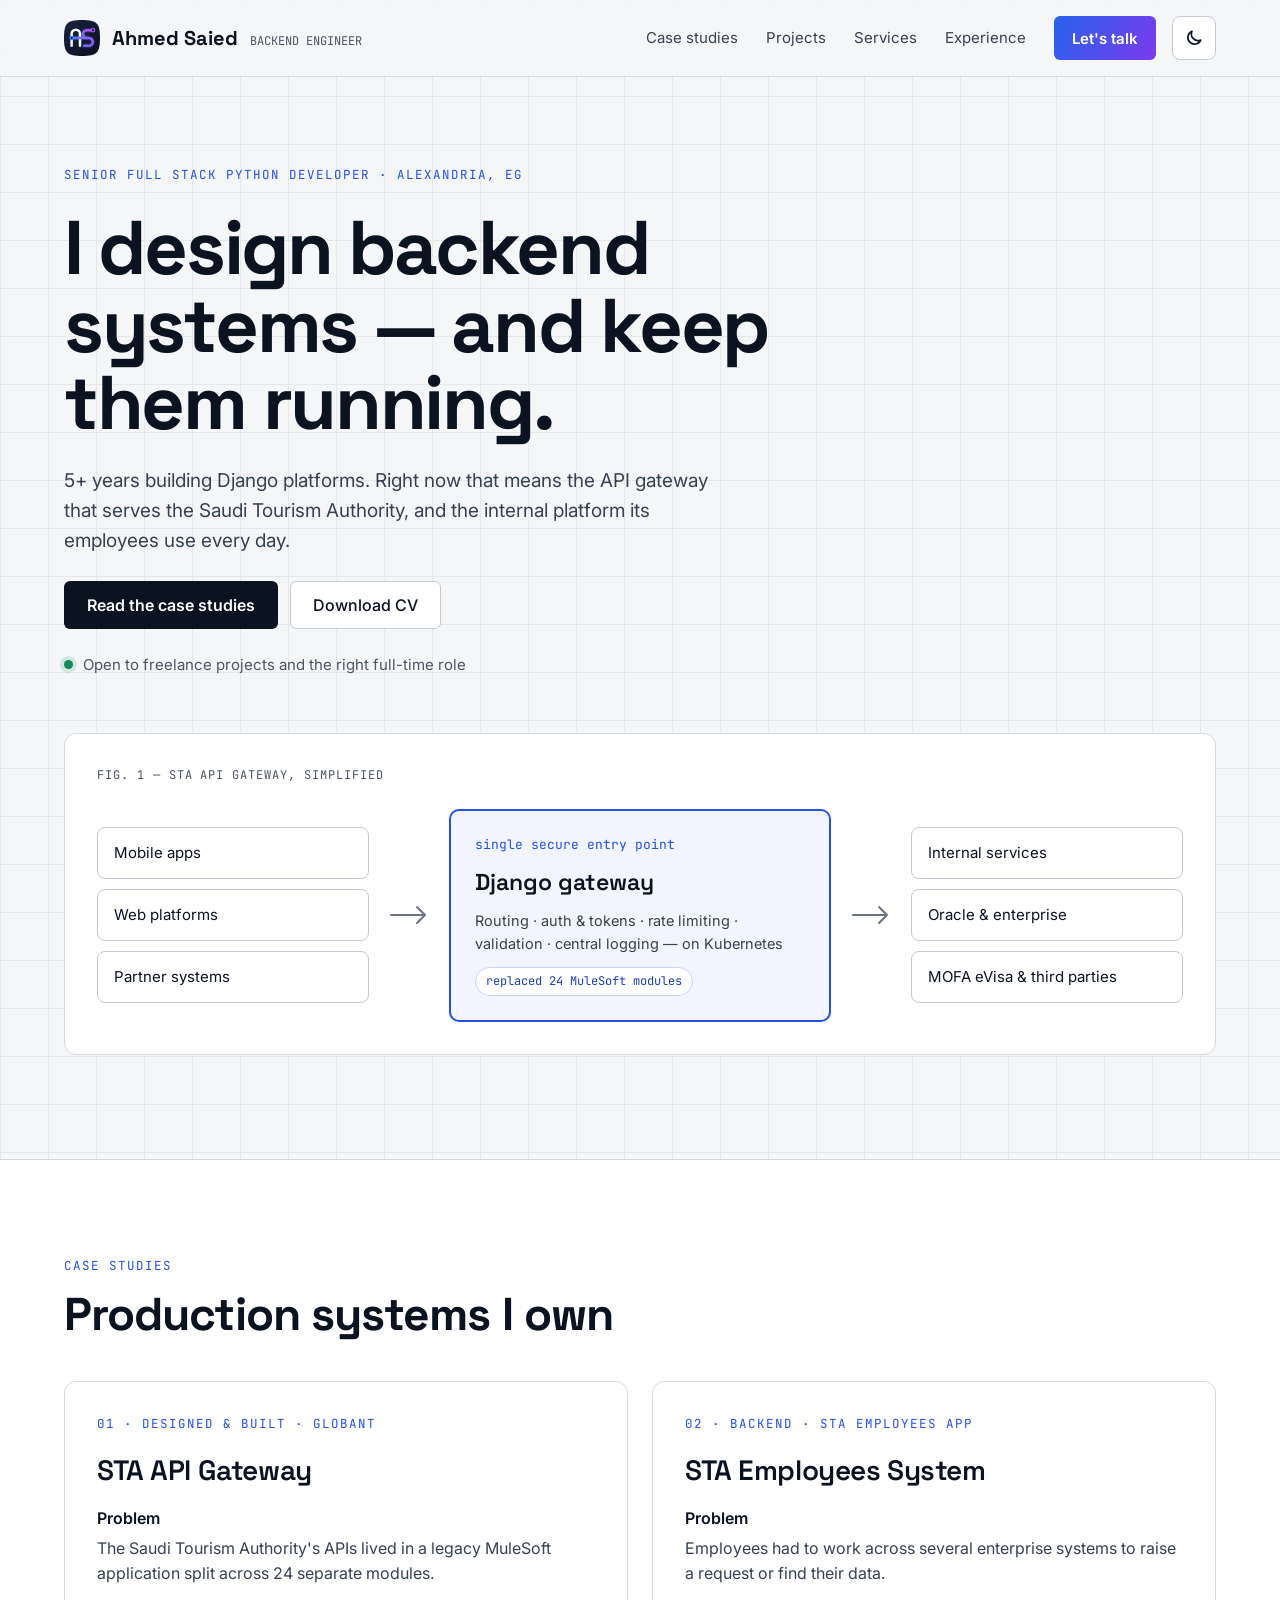
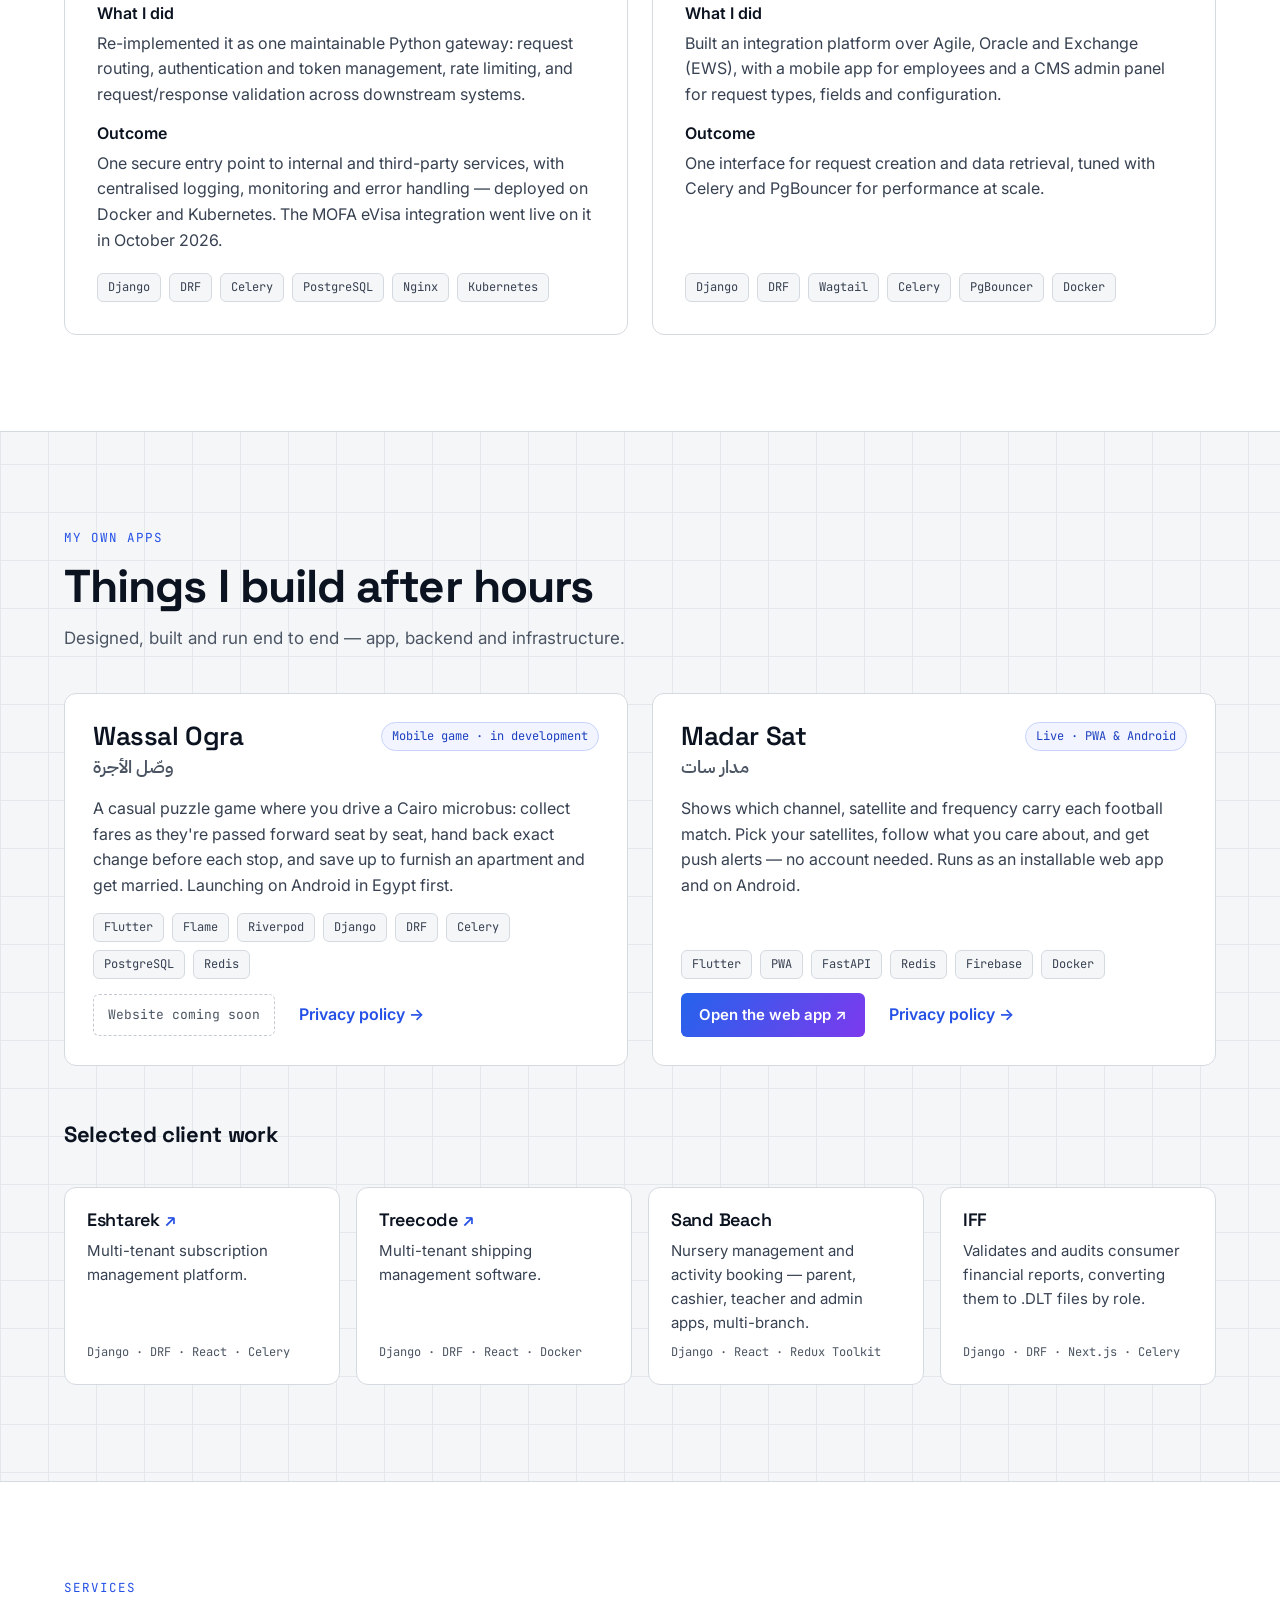
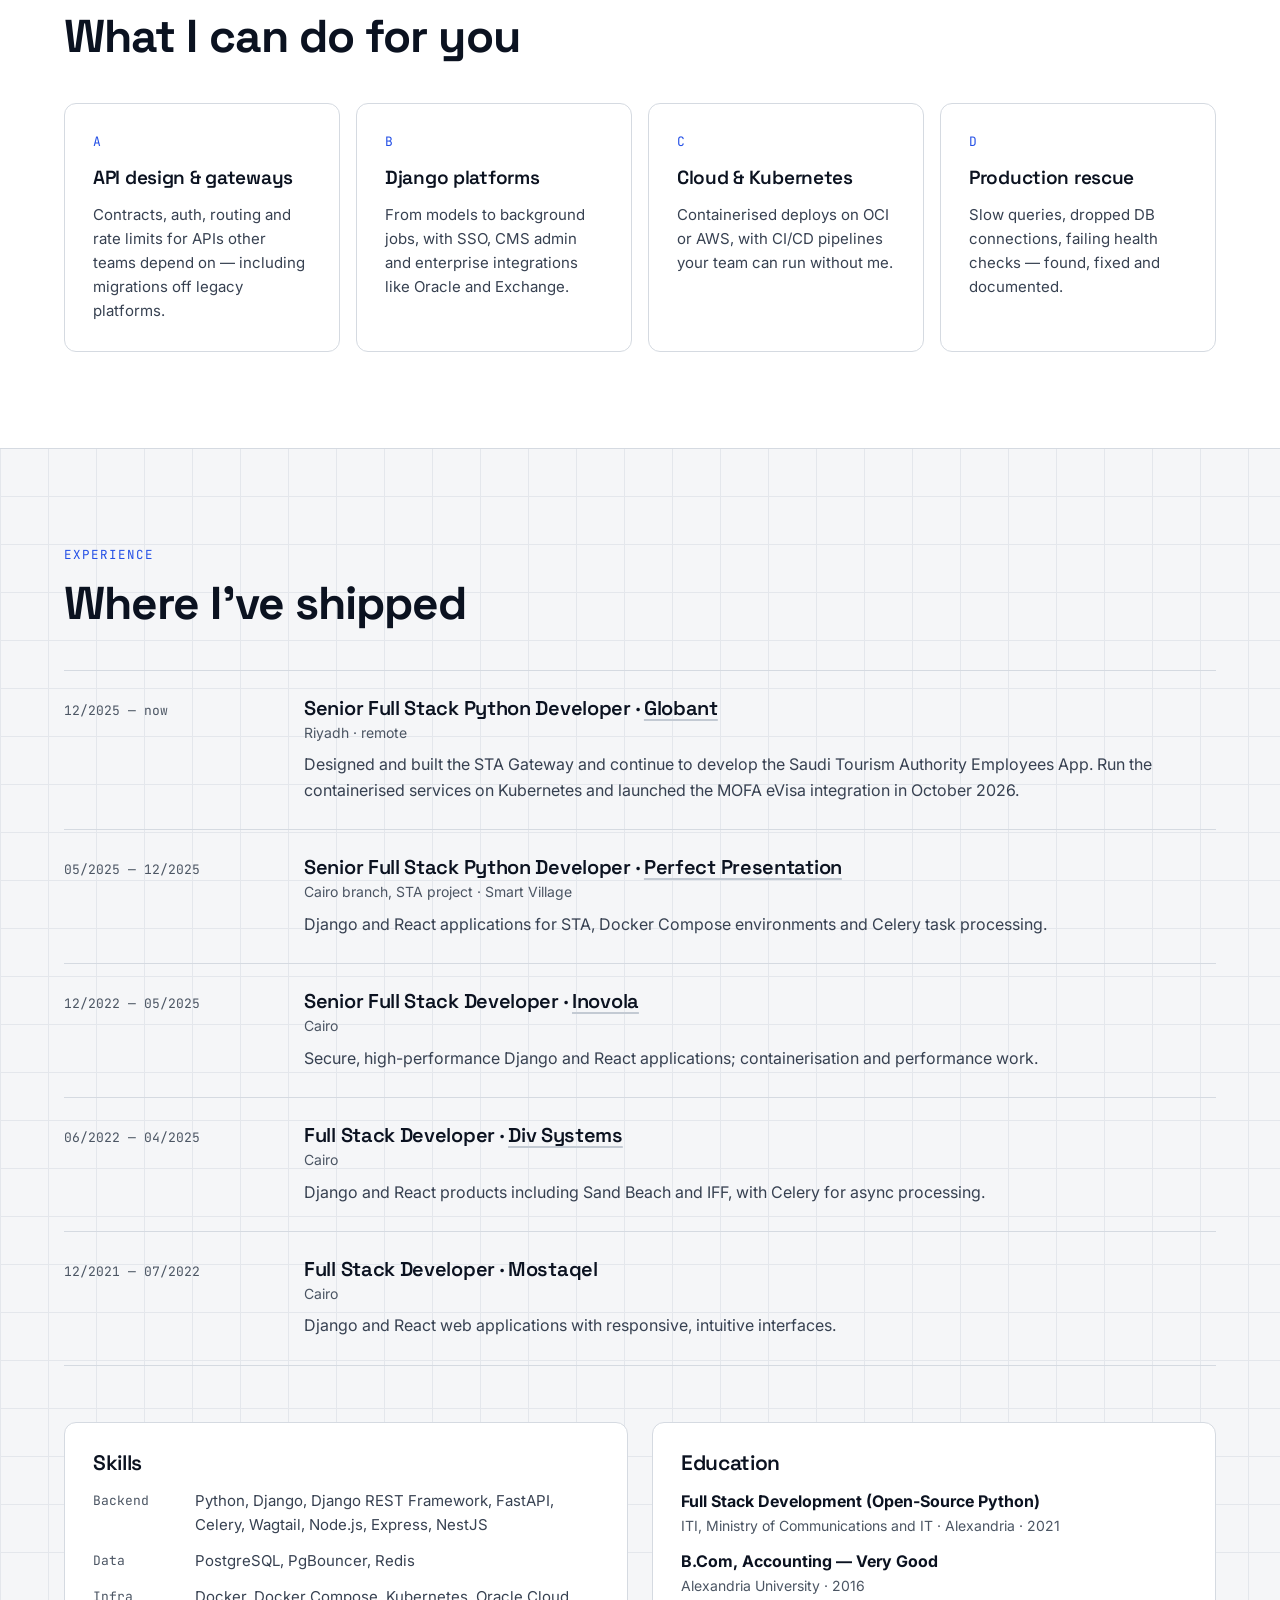
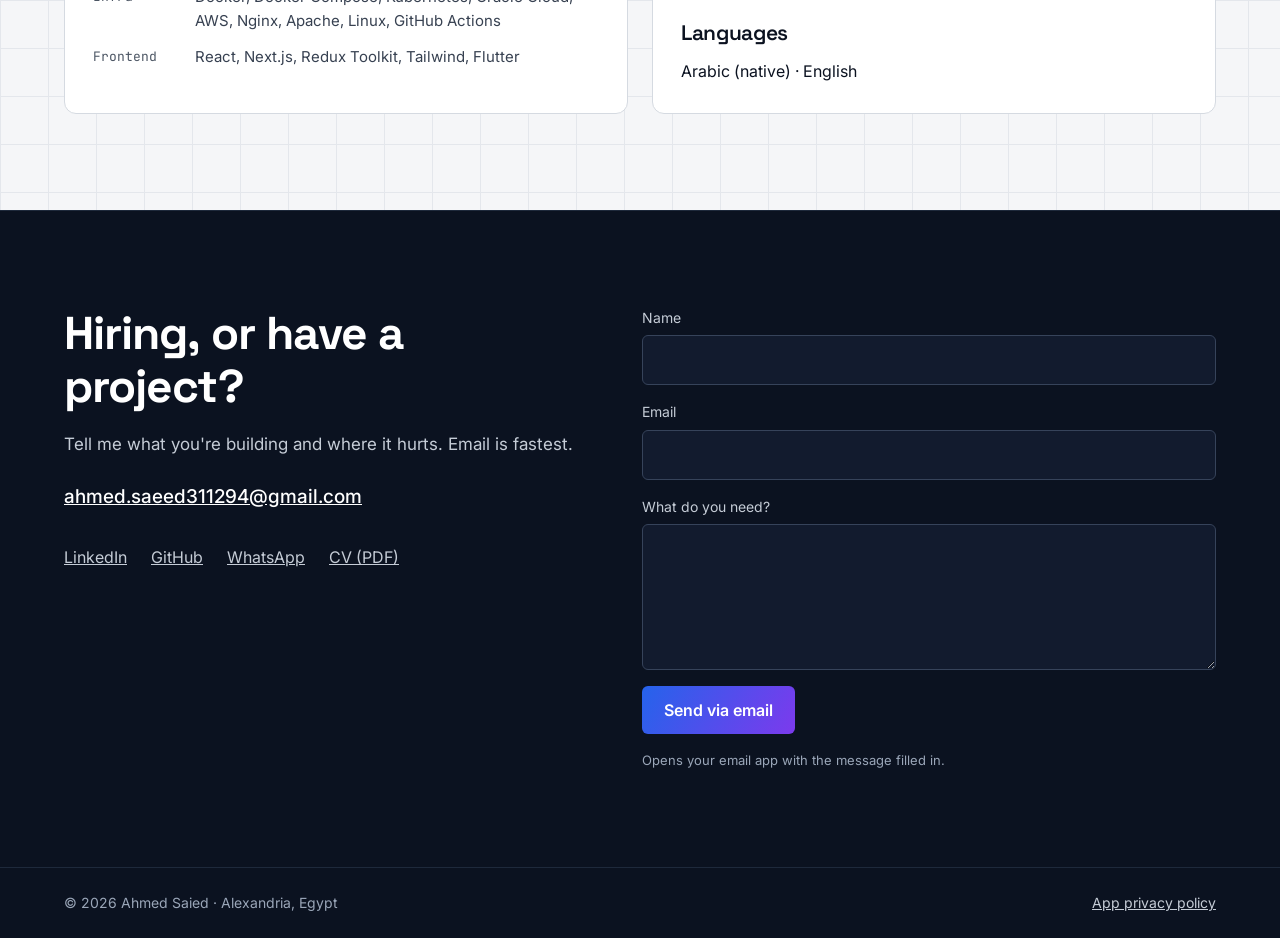
<file: index.html>
<!doctype html>
<html lang="en">
<head>
<meta charset="utf-8">
<meta name="viewport" content="width=device-width, initial-scale=1">
<title>Ahmed Saied — Senior Python Backend Developer</title>
<meta name="description" content="Ahmed Saied, Senior Full Stack Python Developer in Alexandria, Egypt. Django, DRF, Celery, PostgreSQL, Docker and Kubernetes. Builder of the STA API Gateway.">
<meta property="og:title" content="Ahmed Saied — Senior Python Backend Developer">
<meta property="og:description" content="I design backend systems — and keep them running. Django, APIs, Kubernetes.">
<meta property="og:type" content="website">
<meta property="og:url" content="https://ahmedsaied94.github.io/">
<meta property="og:image" content="https://ahmedsaied94.github.io/assets/brand/ahmed-saied-mark-512.png">
<meta name="theme-color" content="#F5F6F8" media="(prefers-color-scheme: light)">
<meta name="theme-color" content="#0A0F1E" media="(prefers-color-scheme: dark)">
<script>
  // Apply a saved theme before first paint so there's no flash.
  (function () { try { var t = localStorage.getItem('theme'); if (t === 'dark' || t === 'light') document.documentElement.setAttribute('data-theme', t); } catch (e) {} })();
</script>
<link rel="icon" href="assets/favicon.svg" type="image/svg+xml">
<link rel="icon" href="assets/brand/favicon-32.png" type="image/png" sizes="32x32">
<link rel="apple-touch-icon" href="assets/brand/apple-touch-icon.png">
<link rel="preconnect" href="https://fonts.googleapis.com">
<link rel="preconnect" href="https://fonts.gstatic.com" crossorigin>
<link rel="stylesheet" href="https://fonts.googleapis.com/css2?family=Inter:wght@400;500;600&family=JetBrains+Mono:wght@400;500&family=Space+Grotesk:wght@500;600;700&family=IBM+Plex+Sans+Arabic:wght@500;600&display=swap">
<link rel="stylesheet" href="assets/css/style.css">
</head>
<body>
<a class="skip" href="#main">Skip to content</a>

<header class="site-header">
  <div class="wrap header-row">
    <a class="brand" href="#top" aria-label="Ahmed Saied, back to top">
      <img class="brand-mark" src="assets/favicon.svg" width="36" height="36" alt="">
      <span class="brand-text">
        <span class="brand-name">Ahmed Saied</span>
        <span class="brand-role">BACKEND ENGINEER</span>
      </span>
    </a>
    <nav id="site-nav" class="site-nav" aria-label="Main">
      <a href="#cases">Case studies</a>
      <a href="#projects">Projects</a>
      <a href="#services">Services</a>
      <a href="#experience">Experience</a>
      <a class="btn btn-accent btn-sm" href="#contact">Let's talk</a>
    </nav>
    <div class="header-tools">
      <button class="theme-toggle" type="button" aria-label="Switch theme" title="Switch light / dark">
        <svg class="icon-moon" viewBox="0 0 24 24" aria-hidden="true"><path d="M20 14.5A8 8 0 0 1 9.5 4a8 8 0 1 0 10.5 10.5Z"/></svg>
        <svg class="icon-sun" viewBox="0 0 24 24" aria-hidden="true"><circle cx="12" cy="12" r="4"/><path d="M12 2v2M12 20v2M4.9 4.9l1.4 1.4M17.7 17.7l1.4 1.4M2 12h2M20 12h2M4.9 19.1l1.4-1.4M17.7 6.3l1.4-1.4"/></svg>
      </button>
      <button class="nav-toggle" type="button" aria-expanded="false" aria-controls="site-nav" aria-label="Open menu">
        <svg width="22" height="22" viewBox="0 0 24 24" aria-hidden="true"><path d="M4 7h16M4 12h16M4 17h16"/></svg>
      </button>
    </div>
  </div>
</header>

<main id="main">

<section id="top" class="hero wrap">
  <div class="hero-copy">
    <p class="eyebrow">SENIOR FULL STACK PYTHON DEVELOPER · ALEXANDRIA, EG</p>
    <h1>I design backend systems — and keep them running.</h1>
    <p class="lead">5+ years building Django platforms. Right now that means the API gateway that serves the Saudi Tourism Authority, and the internal platform its employees use every day.</p>
    <div class="actions">
      <a class="btn btn-dark" href="#cases">Read the case studies</a>
      <a class="btn btn-light" href="assets/Ahmed-Saied-CV.pdf" download>Download CV</a>
    </div>
    <p class="status"><span class="dot" aria-hidden="true"></span>Open to freelance projects and the right full-time role</p>
  </div>

  <figure class="diagram">
    <figcaption>FIG. 1 — STA API GATEWAY, SIMPLIFIED</figcaption>
    <div class="diagram-row">
      <ul class="nodes">
        <li>Mobile apps</li>
        <li>Web platforms</li>
        <li>Partner systems</li>
      </ul>
      <svg class="arrow" viewBox="0 0 40 24" aria-hidden="true"><path d="M2 12H36M28 4l8 8-8 8"/></svg>
      <div class="core">
        <span class="mono accent">single secure entry point</span>
        <strong>Django gateway</strong>
        <span>Routing · auth &amp; tokens · rate limiting · validation · central logging — on Kubernetes</span>
        <span class="core-tag">replaced 24 MuleSoft modules</span>
      </div>
      <svg class="arrow" viewBox="0 0 40 24" aria-hidden="true"><path d="M2 12H36M28 4l8 8-8 8"/></svg>
      <ul class="nodes">
        <li>Internal services</li>
        <li>Oracle &amp; enterprise</li>
        <li>MOFA eVisa &amp; third parties</li>
      </ul>
    </div>
  </figure>
</section>

<section id="cases" class="band band-white">
  <div class="wrap stack">
    <div class="section-head">
      <p class="eyebrow">CASE STUDIES</p>
      <h2>Production systems I own</h2>
    </div>
    <div class="grid-2">
      <article class="card case">
        <p class="eyebrow">01 · DESIGNED &amp; BUILT · GLOBANT</p>
        <h3>STA API Gateway</h3>
        <dl>
          <div><dt>Problem</dt><dd>The Saudi Tourism Authority's APIs lived in a legacy MuleSoft application split across 24 separate modules.</dd></div>
          <div><dt>What I did</dt><dd>Re-implemented it as one maintainable Python gateway: request routing, authentication and token management, rate limiting, and request/response validation across downstream systems.</dd></div>
          <div><dt>Outcome</dt><dd>One secure entry point to internal and third-party services, with centralised logging, monitoring and error handling — deployed on Docker and Kubernetes. The MOFA eVisa integration went live on it in October 2026.</dd></div>
        </dl>
        <ul class="tags"><li>Django</li><li>DRF</li><li>Celery</li><li>PostgreSQL</li><li>Nginx</li><li>Kubernetes</li></ul>
      </article>
      <article class="card case">
        <p class="eyebrow">02 · BACKEND · STA EMPLOYEES APP</p>
        <h3>STA Employees System</h3>
        <dl>
          <div><dt>Problem</dt><dd>Employees had to work across several enterprise systems to raise a request or find their data.</dd></div>
          <div><dt>What I did</dt><dd>Built an integration platform over Agile, Oracle and Exchange (EWS), with a mobile app for employees and a CMS admin panel for request types, fields and configuration.</dd></div>
          <div><dt>Outcome</dt><dd>One interface for request creation and data retrieval, tuned with Celery and PgBouncer for performance at scale.</dd></div>
        </dl>
        <ul class="tags"><li>Django</li><li>DRF</li><li>Wagtail</li><li>Celery</li><li>PgBouncer</li><li>Docker</li></ul>
      </article>
    </div>
  </div>
</section>

<section id="projects" class="wrap stack section">
  <div class="section-head">
    <p class="eyebrow">MY OWN APPS</p>
    <h2>Things I build after hours</h2>
    <p class="section-sub">Designed, built and run end to end — app, backend and infrastructure.</p>
  </div>
  <div class="grid-2">
    <article class="card app">
      <div class="app-head">
        <div>
          <h3>Wassal Ogra</h3>
          <p class="ar" lang="ar" dir="rtl">وصّل الأجرة</p>
        </div>
        <span class="pill">Mobile game · in development</span>
      </div>
      <p>A casual puzzle game where you drive a Cairo microbus: collect fares as they're passed forward seat by seat, hand back exact change before each stop, and save up to furnish an apartment and get married. Launching on Android in Egypt first.</p>
      <ul class="tags"><li>Flutter</li><li>Flame</li><li>Riverpod</li><li>Django</li><li>DRF</li><li>Celery</li><li>PostgreSQL</li><li>Redis</li></ul>
      <div class="app-links"><span class="soon">Website coming soon</span><a class="link" href="privacy.html#wassal-en">Privacy policy →</a></div>
    </article>
    <article class="card app">
      <div class="app-head">
        <div>
          <h3>Madar Sat</h3>
          <p class="ar" lang="ar" dir="rtl">مدار سات</p>
        </div>
        <span class="pill">Live · PWA &amp; Android</span>
      </div>
      <p>Shows which channel, satellite and frequency carry each football match. Pick your satellites, follow what you care about, and get push alerts — no account needed. Runs as an installable web app and on Android.</p>
      <ul class="tags"><li>Flutter</li><li>PWA</li><li>FastAPI</li><li>Redis</li><li>Firebase</li><li>Docker</li></ul>
      <div class="app-links"><a class="btn btn-accent btn-sm" href="https://madar-sat.web.app/" target="_blank" rel="noopener">Open the web app ↗</a><a class="link" href="privacy.html#madar-en">Privacy policy →</a></div>
    </article>
  </div>

  <h3 class="sub-head">Selected client work</h3>
  <div class="grid-4">
    <a class="card mini" href="https://eshtarek.app/" target="_blank" rel="noopener">
      <h4>Eshtarek</h4>
      <p>Multi-tenant subscription management platform.</p>
      <span class="mono">Django · DRF · React · Celery</span>
    </a>
    <a class="card mini" href="https://tree-code.com/" target="_blank" rel="noopener">
      <h4>Treecode</h4>
      <p>Multi-tenant shipping management software.</p>
      <span class="mono">Django · DRF · React · Docker</span>
    </a>
    <div class="card mini">
      <h4>Sand Beach</h4>
      <p>Nursery management and activity booking — parent, cashier, teacher and admin apps, multi-branch.</p>
      <span class="mono">Django · React · Redux Toolkit</span>
    </div>
    <div class="card mini">
      <h4>IFF</h4>
      <p>Validates and audits consumer financial reports, converting them to .DLT files by role.</p>
      <span class="mono">Django · DRF · Next.js · Celery</span>
    </div>
  </div>
</section>

<section id="services" class="band band-white">
  <div class="wrap stack">
    <div class="section-head">
      <p class="eyebrow">SERVICES</p>
      <h2>What I can do for you</h2>
    </div>
    <div class="grid-4">
      <div class="card service"><span class="mono accent">A</span><h3>API design &amp; gateways</h3><p>Contracts, auth, routing and rate limits for APIs other teams depend on — including migrations off legacy platforms.</p></div>
      <div class="card service"><span class="mono accent">B</span><h3>Django platforms</h3><p>From models to background jobs, with SSO, CMS admin and enterprise integrations like Oracle and Exchange.</p></div>
      <div class="card service"><span class="mono accent">C</span><h3>Cloud &amp; Kubernetes</h3><p>Containerised deploys on OCI or AWS, with CI/CD pipelines your team can run without me.</p></div>
      <div class="card service"><span class="mono accent">D</span><h3>Production rescue</h3><p>Slow queries, dropped DB connections, failing health checks — found, fixed and documented.</p></div>
    </div>
  </div>
</section>

<section id="experience" class="wrap stack section">
  <div class="section-head">
    <p class="eyebrow">EXPERIENCE</p>
    <h2>Where I've shipped</h2>
  </div>
  <ol class="timeline">
    <li>
      <p class="when mono">12/2025 — now</p>
      <div>
        <h3>Senior Full Stack Python Developer · <a href="https://www.globant.com/" target="_blank" rel="noopener">Globant</a></h3>
        <p class="where">Riyadh · remote</p>
        <p>Designed and built the STA Gateway and continue to develop the Saudi Tourism Authority Employees App. Run the containerised services on Kubernetes and launched the MOFA eVisa integration in October 2026.</p>
      </div>
    </li>
    <li>
      <p class="when mono">05/2025 — 12/2025</p>
      <div>
        <h3>Senior Full Stack Python Developer · <a href="https://2p.com.sa/ar" target="_blank" rel="noopener">Perfect Presentation</a></h3>
        <p class="where">Cairo branch, STA project · Smart Village</p>
        <p>Django and React applications for STA, Docker Compose environments and Celery task processing.</p>
      </div>
    </li>
    <li>
      <p class="when mono">12/2022 — 05/2025</p>
      <div>
        <h3>Senior Full Stack Developer · <a href="https://inovola.co.uk/" target="_blank" rel="noopener">Inovola</a></h3>
        <p class="where">Cairo</p>
        <p>Secure, high-performance Django and React applications; containerisation and performance work.</p>
      </div>
    </li>
    <li>
      <p class="when mono">06/2022 — 04/2025</p>
      <div>
        <h3>Full Stack Developer · <a href="https://div-systems.com/" target="_blank" rel="noopener">Div Systems</a></h3>
        <p class="where">Cairo</p>
        <p>Django and React products including Sand Beach and IFF, with Celery for async processing.</p>
      </div>
    </li>
    <li>
      <p class="when mono">12/2021 — 07/2022</p>
      <div>
        <h3>Full Stack Developer · Mostaqel</h3>
        <p class="where">Cairo</p>
        <p>Django and React web applications with responsive, intuitive interfaces.</p>
      </div>
    </li>
  </ol>

  <div class="grid-2 facts">
    <div class="card">
      <h3>Skills</h3>
      <dl class="skills">
        <div><dt>Backend</dt><dd>Python, Django, Django REST Framework, FastAPI, Celery, Wagtail, Node.js, Express, NestJS</dd></div>
        <div><dt>Data</dt><dd>PostgreSQL, PgBouncer, Redis</dd></div>
        <div><dt>Infra</dt><dd>Docker, Docker Compose, Kubernetes, Oracle Cloud, AWS, Nginx, Apache, Linux, GitHub Actions</dd></div>
        <div><dt>Frontend</dt><dd>React, Next.js, Redux Toolkit, Tailwind, Flutter</dd></div>
      </dl>
    </div>
    <div class="card">
      <h3>Education</h3>
      <ul class="edu">
        <li><strong>Full Stack Development (Open-Source Python)</strong><span>ITI, Ministry of Communications and IT · Alexandria · 2021</span></li>
        <li><strong>B.Com, Accounting — Very Good</strong><span>Alexandria University · 2016</span></li>
      </ul>
      <h3 class="langs-head">Languages</h3>
      <p>Arabic (native) · English</p>
    </div>
  </div>
</section>

<section id="contact" class="contact">
  <div class="wrap contact-row">
    <div class="contact-copy">
      <h2>Hiring, or have a project?</h2>
      <p>Tell me what you're building and where it hurts. Email is fastest.</p>
      <a class="contact-mail" href="mailto:ahmed.saeed311294@gmail.com">ahmed.saeed311294@gmail.com</a>
      <ul class="contact-links">
        <li><a href="https://www.linkedin.com/in/ahmed-saied94/" target="_blank" rel="noopener">LinkedIn</a></li>
        <li><a href="https://github.com/AhmedSaied94" target="_blank" rel="noopener">GitHub</a></li>
        <li><a href="https://wa.link/u55712" target="_blank" rel="noopener">WhatsApp</a></li>
        <li><a href="assets/Ahmed-Saied-CV.pdf" download>CV (PDF)</a></li>
      </ul>
    </div>
    <form class="contact-form" id="contact-form">
      <label>Name<input name="name" type="text" autocomplete="name" required></label>
      <label>Email<input name="email" type="email" autocomplete="email" required></label>
      <label>What do you need?<textarea name="message" rows="5" required></textarea></label>
      <button class="btn btn-accent" type="submit">Send via email</button>
      <p class="form-note">Opens your email app with the message filled in.</p>
    </form>
  </div>
</section>

</main>

<footer class="site-footer">
  <div class="wrap footer-row">
    <span>© <span id="year">2026</span> Ahmed Saied · Alexandria, Egypt</span>
    <a href="privacy.html">App privacy policy</a>
  </div>
</footer>

<script src="assets/js/main.js" defer></script>
</body>
</html>
</file>
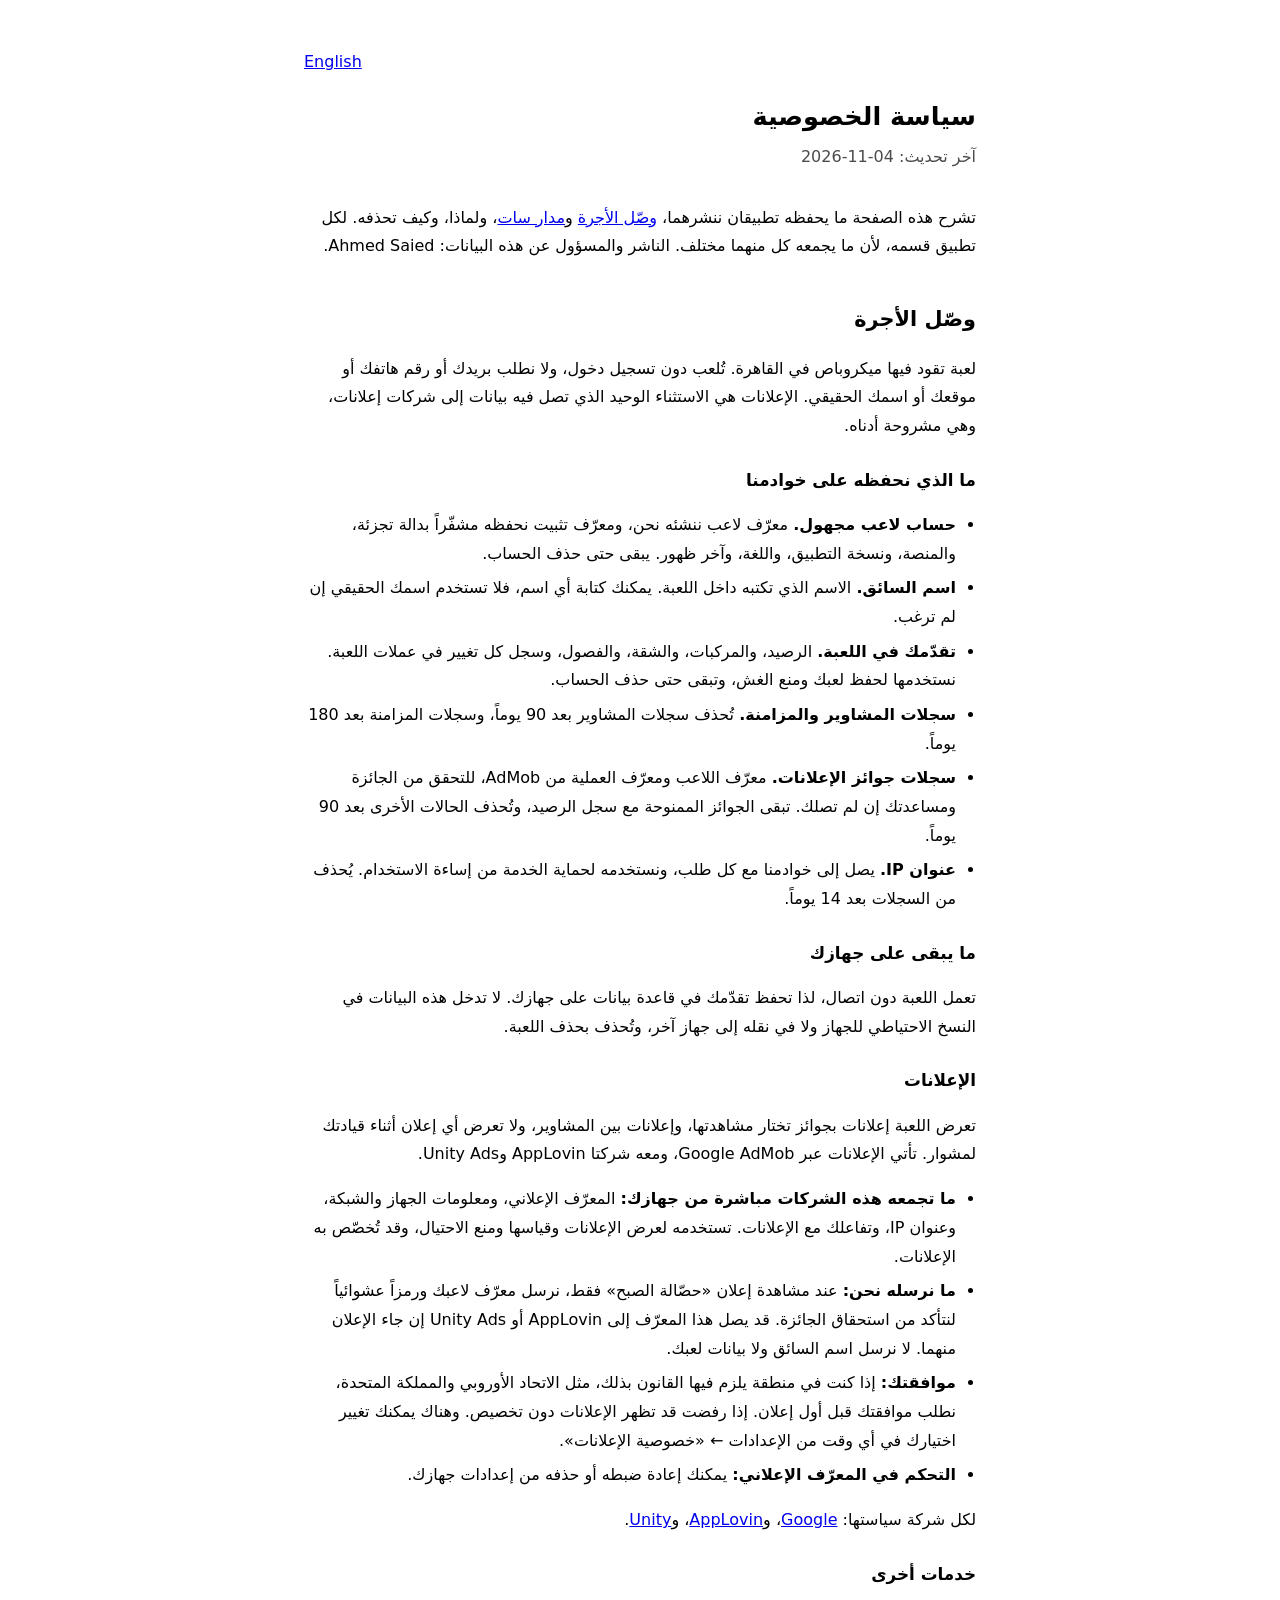
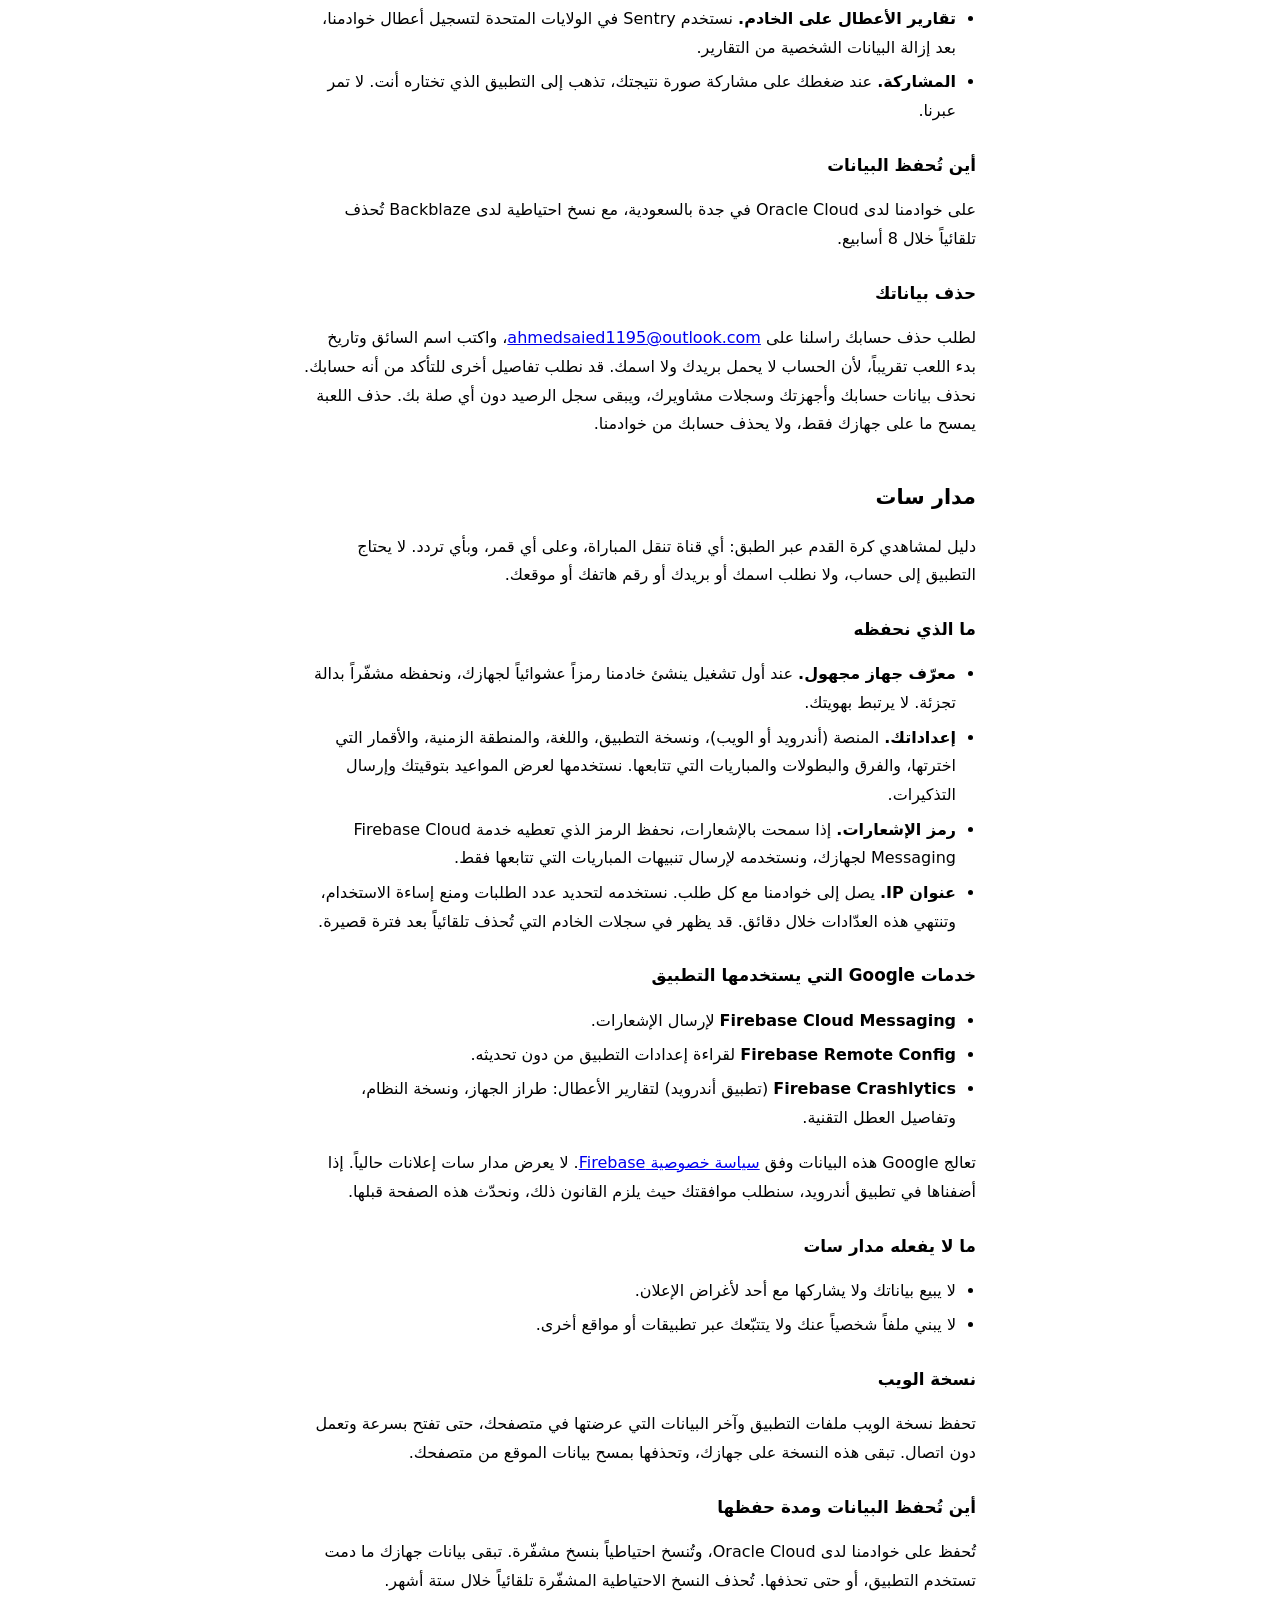
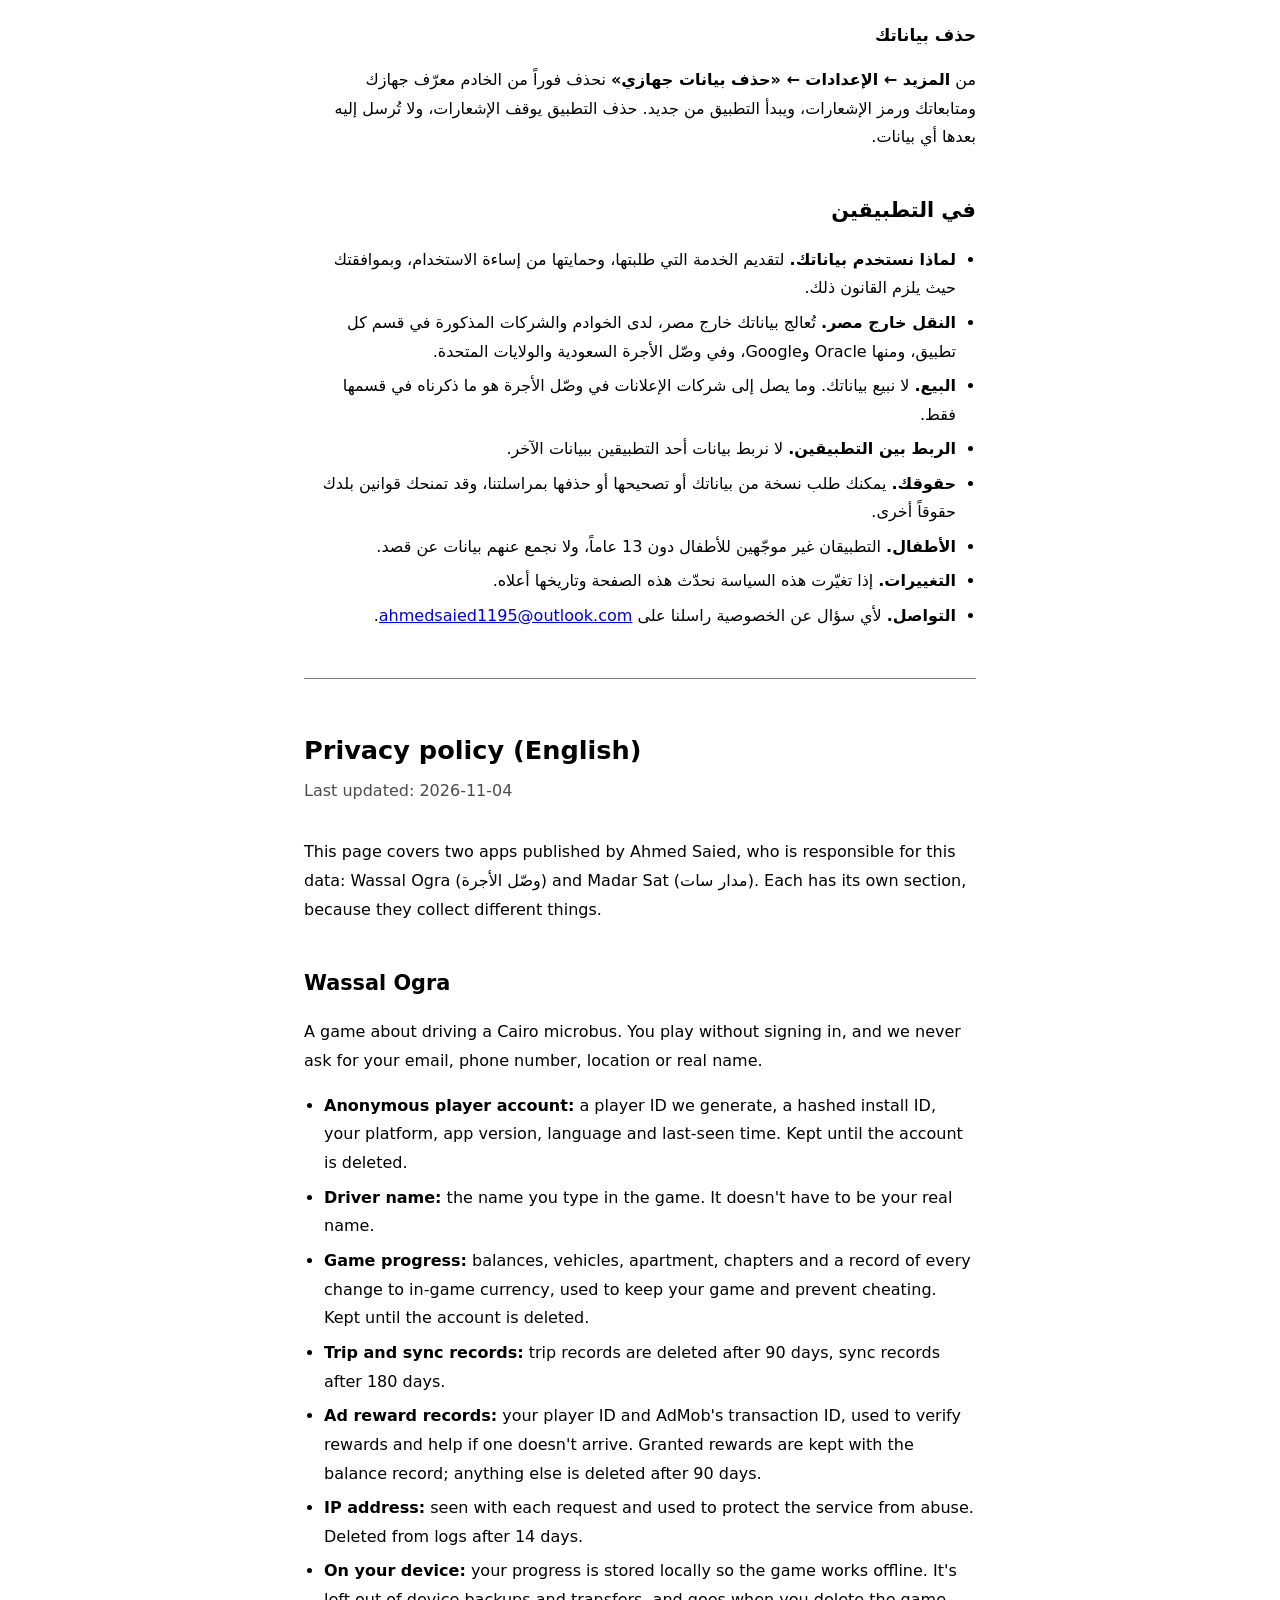
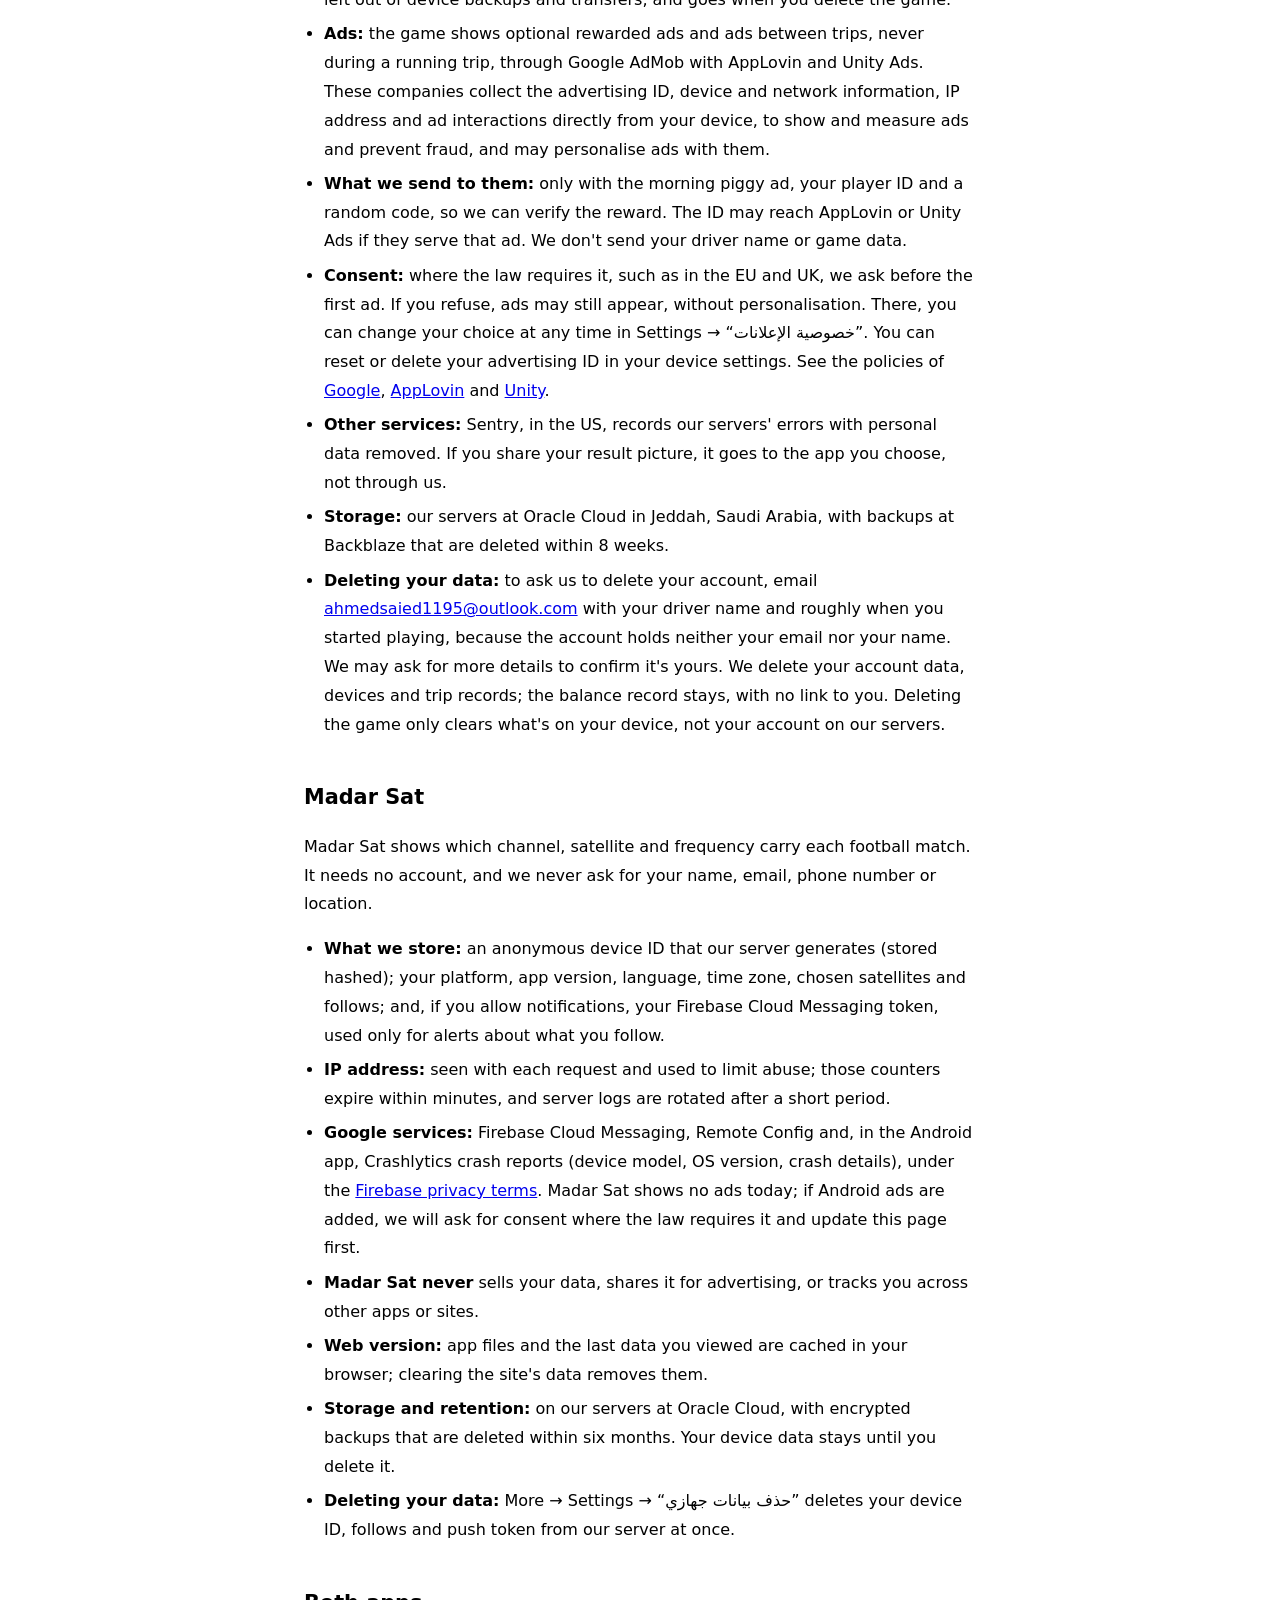
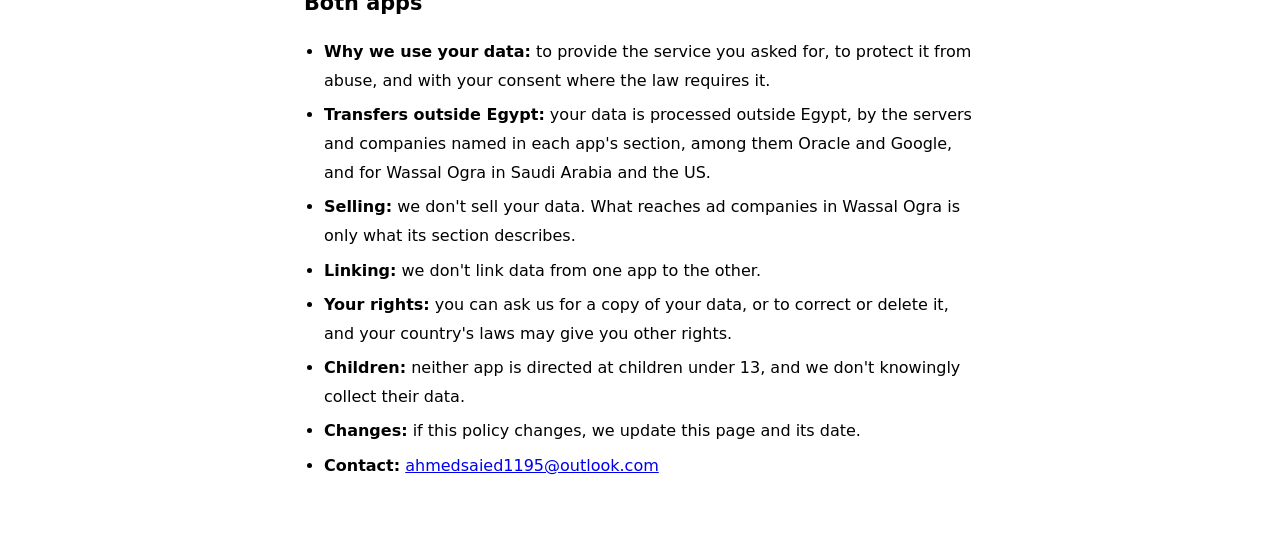
<file: privacy.html>
<!doctype html>
<html lang="ar" dir="rtl">
<head>
  <meta charset="utf-8">
  <meta name="viewport" content="width=device-width, initial-scale=1">
  <title>سياسة الخصوصية · وصّل الأجرة ومدار سات</title>
  <meta name="description" content="سياسة الخصوصية للعبة وصّل الأجرة وتطبيق مدار سات: ما الذي نحفظه، ولماذا، وكيف تحذفه.">
  <style>
    /* A static legal page outside both Flutter apps: system colors only, so it follows the
       reader's light or dark theme without copying either app's token values. */
    :root { color-scheme: light dark; }
    body {
      margin: 0;
      background: Canvas;
      color: CanvasText;
      font-family: system-ui, -apple-system, "Segoe UI", Tahoma, sans-serif;
      line-height: 1.8;
    }
    main { max-width: 42rem; margin: 0 auto; padding: 2rem 1rem 4rem; }
    h1 { font-size: 1.6rem; margin: 0 0 0.25rem; }
    h2 { font-size: 1.3rem; margin: 2.5rem 0 0.5rem; }
    h3 { font-size: 1.05rem; margin: 1.5rem 0 0.25rem; }
    .updated { opacity: 0.7; margin: 0 0 2rem; }
    ul { padding-inline-start: 1.25rem; }
    li { margin-block: 0.35rem; }
    bdi { unicode-bidi: isolate; }
    hr { margin: 3rem 0; border: 0; border-top: 1px solid GrayText; }
    a { overflow-wrap: anywhere; }
  </style>
</head>
<body>
<main>
  <p dir="ltr" lang="en"><a href="#english">English</a></p>

  <h1>سياسة الخصوصية</h1>
  <p class="updated">آخر تحديث: <bdi dir="ltr">2026-11-04</bdi></p>

  <p>تشرح هذه الصفحة ما يحفظه تطبيقان ننشرهما، <a href="#wassal">وصّل الأجرة</a> و<a href="#madar">مدار سات</a>، ولماذا، وكيف تحذفه. لكل تطبيق قسمه، لأن ما يجمعه كل منهما مختلف. الناشر والمسؤول عن هذه البيانات: Ahmed Saied.</p>

  <section id="wassal">
    <h2>وصّل الأجرة</h2>
    <p>لعبة تقود فيها ميكروباص في القاهرة. تُلعب دون تسجيل دخول، ولا نطلب بريدك أو رقم هاتفك أو موقعك أو اسمك الحقيقي. الإعلانات هي الاستثناء الوحيد الذي تصل فيه بيانات إلى شركات إعلانات، وهي مشروحة أدناه.</p>

    <h3>ما الذي نحفظه على خوادمنا</h3>
    <ul>
      <li><strong>حساب لاعب مجهول.</strong> معرّف لاعب ننشئه نحن، ومعرّف تثبيت نحفظه مشفّراً بدالة تجزئة، والمنصة، ونسخة التطبيق، واللغة، وآخر ظهور. يبقى حتى حذف الحساب.</li>
      <li><strong>اسم السائق.</strong> الاسم الذي تكتبه داخل اللعبة. يمكنك كتابة أي اسم، فلا تستخدم اسمك الحقيقي إن لم ترغب.</li>
      <li><strong>تقدّمك في اللعبة.</strong> الرصيد، والمركبات، والشقة، والفصول، وسجل كل تغيير في عملات اللعبة. نستخدمها لحفظ لعبك ومنع الغش، وتبقى حتى حذف الحساب.</li>
      <li><strong>سجلات المشاوير والمزامنة.</strong> تُحذف سجلات المشاوير بعد 90 يوماً، وسجلات المزامنة بعد 180 يوماً.</li>
      <li><strong>سجلات جوائز الإعلانات.</strong> معرّف اللاعب ومعرّف العملية من AdMob، للتحقق من الجائزة ومساعدتك إن لم تصلك. تبقى الجوائز الممنوحة مع سجل الرصيد، وتُحذف الحالات الأخرى بعد 90 يوماً.</li>
      <li><strong>عنوان IP.</strong> يصل إلى خوادمنا مع كل طلب، ونستخدمه لحماية الخدمة من إساءة الاستخدام. يُحذف من السجلات بعد 14 يوماً.</li>
    </ul>

    <h3>ما يبقى على جهازك</h3>
    <p>تعمل اللعبة دون اتصال، لذا تحفظ تقدّمك في قاعدة بيانات على جهازك. لا تدخل هذه البيانات في النسخ الاحتياطي للجهاز ولا في نقله إلى جهاز آخر، وتُحذف بحذف اللعبة.</p>

    <h3>الإعلانات</h3>
    <p>تعرض اللعبة إعلانات بجوائز تختار مشاهدتها، وإعلانات بين المشاوير، ولا تعرض أي إعلان أثناء قيادتك لمشوار. تأتي الإعلانات عبر Google AdMob، ومعه شركتا AppLovin وUnity Ads.</p>
    <ul>
      <li><strong>ما تجمعه هذه الشركات مباشرة من جهازك:</strong> المعرّف الإعلاني، ومعلومات الجهاز والشبكة، وعنوان IP، وتفاعلك مع الإعلانات. تستخدمه لعرض الإعلانات وقياسها ومنع الاحتيال، وقد تُخصّص به الإعلانات.</li>
      <li><strong>ما نرسله نحن:</strong> عند مشاهدة إعلان «حصّالة الصبح» فقط، نرسل معرّف لاعبك ورمزاً عشوائياً لنتأكد من استحقاق الجائزة. قد يصل هذا المعرّف إلى AppLovin أو Unity Ads إن جاء الإعلان منهما. لا نرسل اسم السائق ولا بيانات لعبك.</li>
      <li><strong>موافقتك:</strong> إذا كنت في منطقة يلزم فيها القانون بذلك، مثل الاتحاد الأوروبي والمملكة المتحدة، نطلب موافقتك قبل أول إعلان. إذا رفضت قد تظهر الإعلانات دون تخصيص. وهناك يمكنك تغيير اختيارك في أي وقت من الإعدادات ← «خصوصية الإعلانات».</li>
      <li><strong>التحكم في المعرّف الإعلاني:</strong> يمكنك إعادة ضبطه أو حذفه من إعدادات جهازك.</li>
    </ul>
    <p>لكل شركة سياستها: <a href="https://policies.google.com/technologies/partner-sites" rel="noopener">Google</a>، و<a href="https://www.applovin.com/privacy/" rel="noopener">AppLovin</a>، و<a href="https://unity.com/legal/game-player-and-app-user-privacy-policy" rel="noopener">Unity</a>.</p>

    <h3>خدمات أخرى</h3>
    <ul>
      <li><strong>تقارير الأعطال على الخادم.</strong> نستخدم Sentry في الولايات المتحدة لتسجيل أعطال خوادمنا، بعد إزالة البيانات الشخصية من التقارير.</li>
      <li><strong>المشاركة.</strong> عند ضغطك على مشاركة صورة نتيجتك، تذهب إلى التطبيق الذي تختاره أنت. لا تمر عبرنا.</li>
    </ul>

    <h3>أين تُحفظ البيانات</h3>
    <p>على خوادمنا لدى Oracle Cloud في جدة بالسعودية، مع نسخ احتياطية لدى Backblaze تُحذف تلقائياً خلال 8 أسابيع.</p>

    <h3>حذف بياناتك</h3>
    <p>لطلب حذف حسابك راسلنا على <a href="mailto:ahmedsaied1195@outlook.com"><bdi dir="ltr">ahmedsaied1195@outlook.com</bdi></a>، واكتب اسم السائق وتاريخ بدء اللعب تقريباً، لأن الحساب لا يحمل بريدك ولا اسمك. قد نطلب تفاصيل أخرى للتأكد من أنه حسابك. نحذف بيانات حسابك وأجهزتك وسجلات مشاويرك، ويبقى سجل الرصيد دون أي صلة بك. حذف اللعبة يمسح ما على جهازك فقط، ولا يحذف حسابك من خوادمنا.</p>
  </section>

  <section id="madar">
    <h2>مدار سات</h2>
    <p>دليل لمشاهدي كرة القدم عبر الطبق: أي قناة تنقل المباراة، وعلى أي قمر، وبأي تردد. لا يحتاج التطبيق إلى حساب، ولا نطلب اسمك أو بريدك أو رقم هاتفك أو موقعك.</p>

    <h3>ما الذي نحفظه</h3>
    <ul>
      <li><strong>معرّف جهاز مجهول.</strong> عند أول تشغيل ينشئ خادمنا رمزاً عشوائياً لجهازك، ونحفظه مشفّراً بدالة تجزئة. لا يرتبط بهويتك.</li>
      <li><strong>إعداداتك.</strong> المنصة (أندرويد أو الويب)، ونسخة التطبيق، واللغة، والمنطقة الزمنية، والأقمار التي اخترتها، والفرق والبطولات والمباريات التي تتابعها. نستخدمها لعرض المواعيد بتوقيتك وإرسال التذكيرات.</li>
      <li><strong>رمز الإشعارات.</strong> إذا سمحت بالإشعارات، نحفظ الرمز الذي تعطيه خدمة Firebase Cloud Messaging لجهازك، ونستخدمه لإرسال تنبيهات المباريات التي تتابعها فقط.</li>
      <li><strong>عنوان IP.</strong> يصل إلى خوادمنا مع كل طلب. نستخدمه لتحديد عدد الطلبات ومنع إساءة الاستخدام، وتنتهي هذه العدّادات خلال دقائق. قد يظهر في سجلات الخادم التي تُحذف تلقائياً بعد فترة قصيرة.</li>
    </ul>

    <h3>خدمات Google التي يستخدمها التطبيق</h3>
    <ul>
      <li><strong>Firebase Cloud Messaging</strong> لإرسال الإشعارات.</li>
      <li><strong>Firebase Remote Config</strong> لقراءة إعدادات التطبيق من دون تحديثه.</li>
      <li><strong>Firebase Crashlytics</strong> (تطبيق أندرويد) لتقارير الأعطال: طراز الجهاز، ونسخة النظام، وتفاصيل العطل التقنية.</li>
    </ul>
    <p>تعالج Google هذه البيانات وفق <a href="https://firebase.google.com/support/privacy" rel="noopener">سياسة خصوصية Firebase</a>. لا يعرض مدار سات إعلانات حالياً. إذا أضفناها في تطبيق أندرويد، سنطلب موافقتك حيث يلزم القانون ذلك، ونحدّث هذه الصفحة قبلها.</p>

    <h3>ما لا يفعله مدار سات</h3>
    <ul>
      <li>لا يبيع بياناتك ولا يشاركها مع أحد لأغراض الإعلان.</li>
      <li>لا يبني ملفاً شخصياً عنك ولا يتتبّعك عبر تطبيقات أو مواقع أخرى.</li>
    </ul>

    <h3>نسخة الويب</h3>
    <p>تحفظ نسخة الويب ملفات التطبيق وآخر البيانات التي عرضتها في متصفحك، حتى تفتح بسرعة وتعمل دون اتصال. تبقى هذه النسخة على جهازك، وتحذفها بمسح بيانات الموقع من متصفحك.</p>

    <h3>أين تُحفظ البيانات ومدة حفظها</h3>
    <p>تُحفظ على خوادمنا لدى Oracle Cloud، وتُنسخ احتياطياً بنسخ مشفّرة. تبقى بيانات جهازك ما دمت تستخدم التطبيق، أو حتى تحذفها. تُحذف النسخ الاحتياطية المشفّرة تلقائياً خلال ستة أشهر.</p>

    <h3>حذف بياناتك</h3>
    <p>من <strong>المزيد ← الإعدادات ← «حذف بيانات جهازي»</strong> نحذف فوراً من الخادم معرّف جهازك ومتابعاتك ورمز الإشعارات، ويبدأ التطبيق من جديد. حذف التطبيق يوقف الإشعارات، ولا تُرسل إليه بعدها أي بيانات.</p>
  </section>

  <section id="both">
    <h2>في التطبيقين</h2>
    <ul>
      <li><strong>لماذا نستخدم بياناتك.</strong> لتقديم الخدمة التي طلبتها، وحمايتها من إساءة الاستخدام، وبموافقتك حيث يلزم القانون ذلك.</li>
      <li><strong>النقل خارج مصر.</strong> تُعالج بياناتك خارج مصر، لدى الخوادم والشركات المذكورة في قسم كل تطبيق، ومنها Oracle وGoogle، وفي وصّل الأجرة السعودية والولايات المتحدة.</li>
      <li><strong>البيع.</strong> لا نبيع بياناتك. وما يصل إلى شركات الإعلانات في وصّل الأجرة هو ما ذكرناه في قسمها فقط.</li>
      <li><strong>الربط بين التطبيقين.</strong> لا نربط بيانات أحد التطبيقين ببيانات الآخر.</li>
      <li><strong>حقوقك.</strong> يمكنك طلب نسخة من بياناتك أو تصحيحها أو حذفها بمراسلتنا، وقد تمنحك قوانين بلدك حقوقاً أخرى.</li>
      <li><strong>الأطفال.</strong> التطبيقان غير موجّهين للأطفال دون 13 عاماً، ولا نجمع عنهم بيانات عن قصد.</li>
      <li><strong>التغييرات.</strong> إذا تغيّرت هذه السياسة نحدّث هذه الصفحة وتاريخها أعلاه.</li>
      <li><strong>التواصل.</strong> لأي سؤال عن الخصوصية راسلنا على <a href="mailto:ahmedsaied1195@outlook.com"><bdi dir="ltr">ahmedsaied1195@outlook.com</bdi></a>.</li>
    </ul>
  </section>

  <hr>

  <section id="english" lang="en" dir="ltr">
    <h1>Privacy policy (English)</h1>
    <p class="updated">Last updated: 2026-11-04</p>
    <p>This page covers two apps published by Ahmed Saied, who is responsible for this data: Wassal Ogra (وصّل الأجرة) and Madar Sat (مدار سات). Each has its own section, because they collect different things.</p>

    <h2 id="wassal-en">Wassal Ogra</h2>
    <p>A game about driving a Cairo microbus. You play without signing in, and we never ask for your email, phone number, location or real name.</p>
    <ul>
      <li><strong>Anonymous player account:</strong> a player ID we generate, a hashed install ID, your platform, app version, language and last-seen time. Kept until the account is deleted.</li>
      <li><strong>Driver name:</strong> the name you type in the game. It doesn't have to be your real name.</li>
      <li><strong>Game progress:</strong> balances, vehicles, apartment, chapters and a record of every change to in-game currency, used to keep your game and prevent cheating. Kept until the account is deleted.</li>
      <li><strong>Trip and sync records:</strong> trip records are deleted after 90 days, sync records after 180 days.</li>
      <li><strong>Ad reward records:</strong> your player ID and AdMob's transaction ID, used to verify rewards and help if one doesn't arrive. Granted rewards are kept with the balance record; anything else is deleted after 90 days.</li>
      <li><strong>IP address:</strong> seen with each request and used to protect the service from abuse. Deleted from logs after 14 days.</li>
      <li><strong>On your device:</strong> your progress is stored locally so the game works offline. It's left out of device backups and transfers, and goes when you delete the game.</li>
      <li><strong>Ads:</strong> the game shows optional rewarded ads and ads between trips, never during a running trip, through Google AdMob with AppLovin and Unity Ads. These companies collect the advertising ID, device and network information, IP address and ad interactions directly from your device, to show and measure ads and prevent fraud, and may personalise ads with them.</li>
      <li><strong>What we send to them:</strong> only with the morning piggy ad, your player ID and a random code, so we can verify the reward. The ID may reach AppLovin or Unity Ads if they serve that ad. We don't send your driver name or game data.</li>
      <li><strong>Consent:</strong> where the law requires it, such as in the EU and UK, we ask before the first ad. If you refuse, ads may still appear, without personalisation. There, you can change your choice at any time in Settings → “خصوصية الإعلانات”. You can reset or delete your advertising ID in your device settings. See the policies of <a href="https://policies.google.com/technologies/partner-sites" rel="noopener">Google</a>, <a href="https://www.applovin.com/privacy/" rel="noopener">AppLovin</a> and <a href="https://unity.com/legal/game-player-and-app-user-privacy-policy" rel="noopener">Unity</a>.</li>
      <li><strong>Other services:</strong> Sentry, in the US, records our servers' errors with personal data removed. If you share your result picture, it goes to the app you choose, not through us.</li>
      <li><strong>Storage:</strong> our servers at Oracle Cloud in Jeddah, Saudi Arabia, with backups at Backblaze that are deleted within 8 weeks.</li>
      <li><strong>Deleting your data:</strong> to ask us to delete your account, email <a href="mailto:ahmedsaied1195@outlook.com">ahmedsaied1195@outlook.com</a> with your driver name and roughly when you started playing, because the account holds neither your email nor your name. We may ask for more details to confirm it's yours. We delete your account data, devices and trip records; the balance record stays, with no link to you. Deleting the game only clears what's on your device, not your account on our servers.</li>
    </ul>

    <h2 id="madar-en">Madar Sat</h2>
    <p>Madar Sat shows which channel, satellite and frequency carry each football match. It needs no account, and we never ask for your name, email, phone number or location.</p>
    <ul>
      <li><strong>What we store:</strong> an anonymous device ID that our server generates (stored hashed); your platform, app version, language, time zone, chosen satellites and follows; and, if you allow notifications, your Firebase Cloud Messaging token, used only for alerts about what you follow.</li>
      <li><strong>IP address:</strong> seen with each request and used to limit abuse; those counters expire within minutes, and server logs are rotated after a short period.</li>
      <li><strong>Google services:</strong> Firebase Cloud Messaging, Remote Config and, in the Android app, Crashlytics crash reports (device model, OS version, crash details), under the <a href="https://firebase.google.com/support/privacy" rel="noopener">Firebase privacy terms</a>. Madar Sat shows no ads today; if Android ads are added, we will ask for consent where the law requires it and update this page first.</li>
      <li><strong>Madar Sat never</strong> sells your data, shares it for advertising, or tracks you across other apps or sites.</li>
      <li><strong>Web version:</strong> app files and the last data you viewed are cached in your browser; clearing the site's data removes them.</li>
      <li><strong>Storage and retention:</strong> on our servers at Oracle Cloud, with encrypted backups that are deleted within six months. Your device data stays until you delete it.</li>
      <li><strong>Deleting your data:</strong> More → Settings → “حذف بيانات جهازي” deletes your device ID, follows and push token from our server at once.</li>
    </ul>

    <h2>Both apps</h2>
    <ul>
      <li><strong>Why we use your data:</strong> to provide the service you asked for, to protect it from abuse, and with your consent where the law requires it.</li>
      <li><strong>Transfers outside Egypt:</strong> your data is processed outside Egypt, by the servers and companies named in each app's section, among them Oracle and Google, and for Wassal Ogra in Saudi Arabia and the US.</li>
      <li><strong>Selling:</strong> we don't sell your data. What reaches ad companies in Wassal Ogra is only what its section describes.</li>
      <li><strong>Linking:</strong> we don't link data from one app to the other.</li>
      <li><strong>Your rights:</strong> you can ask us for a copy of your data, or to correct or delete it, and your country's laws may give you other rights.</li>
      <li><strong>Children:</strong> neither app is directed at children under 13, and we don't knowingly collect their data.</li>
      <li><strong>Changes:</strong> if this policy changes, we update this page and its date.</li>
      <li><strong>Contact:</strong> <a href="mailto:ahmedsaied1195@outlook.com">ahmedsaied1195@outlook.com</a></li>
    </ul>
  </section>
</main>
</body>
</html>
</file>
<file: assets/css/style.css>
:root {
  --ink: #0B1220;
  --ink-2: #374151;
  --ink-3: #4B5563;
  --bg: #F5F6F8;
  --surface: #FFFFFF;
  --line: #D5DAE1;
  --line-strong: #C3CAD3;
  --grid: #E4E7EC;
  --accent: #2450E6;
  --accent-ink: #1B3FBF;
  --accent-soft: #F2F5FF;
  --ok: #138A5B;
  --night: #0B1220;
  --night-2: #121B2E;
  --night-line: #36435A;
  --night-text: #C5CCD6;
  --night-edge: #1E293B;
  --header-bg: rgba(245, 246, 248, 0.92);
  --btn-dark-bg: #0B1220;
  --btn-dark-hover: #1E293B;
  --btn-dark-fg: #FFFFFF;
  --accent-line: #C7D3FB;
  --arrow: #6B7280;
  --brand: linear-gradient(120deg, #2563EB 0%, #7C3AED 100%);
  --brand-hover: linear-gradient(120deg, #1D4ED8 0%, #6D28D9 100%);
  --radius: 12px;
  color-scheme: light;
  --display: "Space Grotesk", system-ui, sans-serif;
  --body: "Inter", system-ui, sans-serif;
  --mono: "JetBrains Mono", ui-monospace, monospace;
  --arabic: "IBM Plex Sans Arabic", system-ui, sans-serif;
}

/* Dark theme: explicit choice, or the system setting when no choice is saved */
:root[data-theme="dark"] {
  --ink: #E8ECF4;
  --ink-2: #B9C3D4;
  --ink-3: #93A0B5;
  --bg: #0A0F1E;
  --surface: #111A2E;
  --line: #22304A;
  --line-strong: #34445F;
  --grid: #111A2D;
  --accent: #8EA6FF;
  --accent-ink: #B4C4FF;
  --accent-soft: #151F42;
  --accent-line: #2E3E78;
  --ok: #34D399;
  --night: #060A14;
  --night-2: #0E1628;
  --night-line: #2A3852;
  --night-edge: #1A2438;
  --header-bg: rgba(10, 15, 30, 0.88);
  --btn-dark-bg: #E8ECF4;
  --btn-dark-hover: #FFFFFF;
  --btn-dark-fg: #0A0F1E;
  --arrow: #93A0B5;
  color-scheme: dark;
}
@media (prefers-color-scheme: dark) {
  :root:not([data-theme="light"]) {
    --ink: #E8ECF4;
    --ink-2: #B9C3D4;
    --ink-3: #93A0B5;
    --bg: #0A0F1E;
    --surface: #111A2E;
    --line: #22304A;
    --line-strong: #34445F;
    --grid: #111A2D;
    --accent: #8EA6FF;
    --accent-ink: #B4C4FF;
    --accent-soft: #151F42;
    --accent-line: #2E3E78;
    --ok: #34D399;
    --night: #060A14;
    --night-2: #0E1628;
    --night-line: #2A3852;
    --night-edge: #1A2438;
    --header-bg: rgba(10, 15, 30, 0.88);
    --btn-dark-bg: #E8ECF4;
    --btn-dark-hover: #FFFFFF;
    --btn-dark-fg: #0A0F1E;
    --arrow: #93A0B5;
    color-scheme: dark;
  }
}

*, *::before, *::after { box-sizing: border-box; }
html { scroll-behavior: smooth; scroll-padding-top: 88px; }
@media (prefers-reduced-motion: reduce) { html { scroll-behavior: auto; } }

body {
  margin: 0;
  font-family: var(--body);
  font-size: 16px;
  line-height: 1.6;
  color: var(--ink);
  background-color: var(--bg);
  background-image:
    linear-gradient(var(--grid) 1px, transparent 1px),
    linear-gradient(90deg, var(--grid) 1px, transparent 1px);
  background-size: 48px 48px;
  -webkit-font-smoothing: antialiased;
}

h1, h2, h3, h4 { margin: 0; font-family: var(--display); letter-spacing: -0.015em; line-height: 1.15; }
p { margin: 0; }
a { color: var(--ink); }
a:hover { color: var(--accent); }
:focus-visible { outline: 3px solid var(--accent); outline-offset: 3px; border-radius: 4px; }

.skip { position: absolute; left: -999px; top: 8px; background: var(--ink); color: #fff; padding: 10px 16px; border-radius: 6px; z-index: 100; }
.skip:focus { left: 16px; color: #fff; }

.wrap { max-width: 1200px; margin: 0 auto; padding-inline: 24px; }
.stack { display: flex; flex-direction: column; gap: 40px; }
.section { padding-block: 96px; }
.band { border-block: 1px solid var(--line); }
.band > .wrap { padding-block: 96px; }
.band-white { background: var(--surface); }

.mono { font-family: var(--mono); font-size: 13px; }
.accent { color: var(--accent); }
.eyebrow { font-family: var(--mono); font-size: 12.5px; letter-spacing: 0.08em; color: var(--accent); }

/* Buttons */
.btn {
  display: inline-flex; align-items: center; justify-content: center;
  min-height: 48px; padding: 0 22px; border-radius: 6px;
  font: 600 16px/1 var(--body); text-decoration: none; cursor: pointer;
  border: 1px solid transparent; transition: background-color .15s, border-color .15s, color .15s;
}
.btn-sm { min-height: 44px; padding: 0 18px; font-size: 15px; }
.btn-dark { background: var(--btn-dark-bg); color: var(--btn-dark-fg); }
.btn-dark:hover { background: var(--btn-dark-hover); color: var(--btn-dark-fg); }
.btn-light { background: var(--surface); color: var(--ink); border-color: var(--line-strong); font-weight: 500; }
.btn-light:hover { border-color: var(--ink); color: var(--ink); }
.btn-accent { background: var(--brand); color: #fff; border: 0; }
.btn-accent:hover { background: var(--brand-hover); color: #fff; }

/* Header */
.site-header { position: sticky; top: 0; z-index: 50; background: var(--header-bg); backdrop-filter: blur(8px); border-bottom: 1px solid var(--line); }
.header-row { display: flex; align-items: center; gap: 16px; padding-block: 14px; }
.brand { display: flex; align-items: center; gap: 12px; text-decoration: none; padding-block: 6px; margin-right: auto; }
.brand-mark { width: 36px; height: 36px; flex: 0 0 36px; display: block; }
.brand-text { display: flex; align-items: baseline; gap: 12px; }
.header-tools { display: flex; align-items: center; gap: 8px; }
.theme-toggle { width: 44px; height: 44px; display: inline-flex; align-items: center; justify-content: center; border: 1px solid var(--line-strong); border-radius: 8px; background: var(--surface); color: var(--ink); cursor: pointer; }
.theme-toggle:hover { border-color: var(--accent); color: var(--accent); }
.theme-toggle svg { width: 20px; height: 20px; fill: none; stroke: currentColor; stroke-width: 2; stroke-linecap: round; stroke-linejoin: round; }
.theme-toggle .icon-sun { display: none; }
:root[data-theme="dark"] .theme-toggle .icon-sun { display: block; }
:root[data-theme="dark"] .theme-toggle .icon-moon { display: none; }
@media (prefers-color-scheme: dark) {
  :root:not([data-theme="light"]) .theme-toggle .icon-sun { display: block; }
  :root:not([data-theme="light"]) .theme-toggle .icon-moon { display: none; }
}
.brand-name { font-family: var(--display); font-size: 20px; font-weight: 700; color: var(--ink); }
.brand-role { font-family: var(--mono); font-size: 12px; color: var(--ink-3); }
.site-nav { display: flex; align-items: center; gap: 28px; font-size: 15px; }
.site-nav a:not(.btn) { color: var(--ink-2); text-decoration: none; padding-block: 12px; }
.site-nav a:not(.btn):hover { color: var(--accent); }
.nav-toggle { display: none; width: 44px; height: 44px; align-items: center; justify-content: center; border: 1px solid var(--line-strong); border-radius: 8px; background: var(--surface); cursor: pointer; }
.nav-toggle svg { fill: none; stroke: var(--ink); stroke-width: 2; stroke-linecap: round; }

/* Hero */
.hero { padding-block: 88px 104px; display: flex; flex-direction: column; gap: 56px; }
.hero-copy { display: flex; flex-direction: column; gap: 24px; max-width: 880px; }
.hero h1 { font-size: clamp(40px, 6vw, 76px); line-height: 1.02; letter-spacing: -0.03em; }
.lead { max-width: 660px; font-size: 19px; color: var(--ink-2); }
.actions { display: flex; flex-wrap: wrap; gap: 12px; }
.status { display: flex; align-items: center; gap: 10px; font-size: 15px; color: var(--ink-3); }
.dot { width: 9px; height: 9px; border-radius: 50%; background: var(--ok); box-shadow: 0 0 0 4px rgba(19, 138, 91, 0.15); }

.diagram { margin: 0; background: var(--surface); border: 1px solid var(--line); border-radius: var(--radius); padding: 32px; display: flex; flex-direction: column; gap: 24px; }
.diagram figcaption { font-family: var(--mono); font-size: 12px; letter-spacing: 0.08em; color: var(--ink-3); }
.diagram-row { display: flex; flex-wrap: wrap; align-items: center; gap: 20px; }
.nodes { list-style: none; margin: 0; padding: 0; flex: 1 1 200px; display: flex; flex-direction: column; gap: 10px; }
.nodes li { padding: 13px 16px; border: 1px solid var(--line-strong); border-radius: 8px; font-size: 15px; background: var(--surface); }
.arrow { flex: 0 0 40px; width: 40px; height: 24px; fill: none; stroke: var(--arrow); stroke-width: 2; stroke-linecap: round; stroke-linejoin: round; }
.core { flex: 1.4 1 280px; padding: 24px; border: 2px solid var(--accent); border-radius: 10px; background: var(--accent-soft); display: flex; flex-direction: column; gap: 8px; font-size: 14.5px; color: var(--ink-2); }
.core strong { font-family: var(--display); font-size: 23px; font-weight: 600; color: var(--ink); }
.core-tag { align-self: flex-start; margin-top: 4px; font-family: var(--mono); font-size: 12px; color: var(--accent-ink); background: var(--surface); border: 1px solid var(--accent-line); border-radius: 999px; padding: 4px 10px; }

/* Sections */
.section-head { display: flex; flex-direction: column; gap: 12px; }
.section-head h2 { font-size: clamp(30px, 3.6vw, 46px); letter-spacing: -0.02em; }
.section-sub { color: var(--ink-3); font-size: 17px; }
.sub-head { font-size: 22px; padding-top: 16px; }

.grid-2 { display: grid; grid-template-columns: repeat(2, minmax(0, 1fr)); gap: 24px; }
.grid-4 { display: grid; grid-template-columns: repeat(4, minmax(0, 1fr)); gap: 16px; }

.card { background: var(--surface); border: 1px solid var(--line); border-radius: var(--radius); padding: 28px; display: flex; flex-direction: column; gap: 14px; }
.band-white .card { background: var(--surface); }
.card h3 { font-size: 21px; font-weight: 600; }

.case { padding: 32px; gap: 20px; }
.case h3 { font-size: 28px; }
.case dl { margin: 0; display: flex; flex-direction: column; gap: 14px; }
.case dt { font-weight: 600; }
.case dd { margin: 4px 0 0; color: var(--ink-2); }

.tags { list-style: none; margin: 0; padding: 0; display: flex; flex-wrap: wrap; gap: 8px; margin-top: auto; }
.tags li { font-family: var(--mono); font-size: 12px; color: var(--ink-2); border: 1px solid var(--line); border-radius: 6px; padding: 4px 10px; background: var(--bg); }

.app p { color: var(--ink-2); }
.app-head { display: flex; flex-wrap: wrap; justify-content: space-between; align-items: flex-start; gap: 8px 16px; }
.app-head h3 { font-size: 26px; }
.app .ar { font-family: var(--arabic); font-size: 18px; font-weight: 600; color: var(--ink-3); text-align: left; margin-top: 2px; }
.pill { flex: 0 0 auto; font-family: var(--mono); font-size: 12px; color: var(--accent-ink); background: var(--accent-soft); border: 1px solid var(--accent-line); border-radius: 999px; padding: 4px 10px; }
.link { font-weight: 600; color: var(--accent); text-decoration: none; min-height: 44px; display: inline-flex; align-items: center; }
.link:hover { color: var(--accent-ink); text-decoration: underline; }

.mini { padding: 22px; gap: 8px; text-decoration: none; color: var(--ink); transition: border-color .15s, transform .15s; }
.mini h4 { font-size: 18px; font-weight: 600; }
.mini p { font-size: 15px; color: var(--ink-2); flex: 1; }
.mini .mono { color: var(--ink-3); font-size: 12px; }
a.mini:hover { border-color: var(--accent); color: var(--ink); }
a.mini h4::after { content: " ↗"; color: var(--accent); font-weight: 500; }

.service h3 { font-size: 19px; }
.service p { font-size: 15px; color: var(--ink-2); }

/* Timeline */
.timeline { list-style: none; margin: 0; padding: 0; border-top: 1px solid var(--line); }
.timeline li { display: grid; grid-template-columns: 200px minmax(0, 1fr); gap: 8px 40px; padding-block: 26px; border-bottom: 1px solid var(--line); }
.timeline .when { color: var(--ink-3); padding-top: 4px; }
.timeline h3 { font-size: 20px; font-weight: 600; }
.timeline h3 a { color: var(--ink); text-decoration-color: var(--line-strong); text-underline-offset: 4px; }
.timeline h3 a:hover { color: var(--accent); }
.timeline .where { font-size: 14px; color: var(--ink-3); margin: 2px 0 8px; }
.timeline li p:last-child { color: var(--ink-2); }

.facts { padding-top: 16px; }
.skills { margin: 0; display: flex; flex-direction: column; gap: 12px; }
.skills div { display: grid; grid-template-columns: 90px minmax(0, 1fr); gap: 12px; }
.skills dt { font-family: var(--mono); font-size: 13px; color: var(--ink-3); padding-top: 2px; }
.skills dd { margin: 0; color: var(--ink-2); font-size: 15px; }
.edu { list-style: none; margin: 0; padding: 0; display: flex; flex-direction: column; gap: 12px; }
.edu li { display: flex; flex-direction: column; }
.edu span { font-size: 14px; color: var(--ink-3); }
.langs-head { padding-top: 10px; }

/* Contact */
.contact { background: var(--night); color: #fff; }
.contact-row { padding-block: 96px; display: grid; grid-template-columns: minmax(0, 1fr) minmax(0, 1.1fr); gap: 56px; }
.contact-copy { display: flex; flex-direction: column; gap: 18px; }
.contact h2 { font-size: clamp(32px, 3.6vw, 46px); letter-spacing: -0.02em; }
.contact-copy p { color: var(--night-text); font-size: 17px; }
.contact-mail { color: #fff; font-size: 19px; font-weight: 500; word-break: break-all; padding-block: 6px; }
.contact-mail:hover { color: #A9BCFF; }
.contact-links { list-style: none; margin: 0; padding: 0; display: flex; flex-wrap: wrap; gap: 8px 24px; }
.contact-links a { color: var(--night-text); display: inline-flex; min-height: 44px; align-items: center; }
.contact-links a:hover { color: #fff; }
.contact-form { display: flex; flex-direction: column; gap: 16px; }
.contact-form label { display: flex; flex-direction: column; gap: 6px; font-size: 14px; color: var(--night-text); }
.contact-form input, .contact-form textarea {
  min-height: 48px; padding: 12px 14px; border-radius: 6px; border: 1px solid var(--night-line);
  background: var(--night-2); color: #fff; font: 16px/1.5 var(--body); resize: vertical;
}
.contact-form input:focus, .contact-form textarea:focus { outline: 2px solid #7C9BFF; outline-offset: 1px; border-color: #7C9BFF; }
.contact-form .btn { align-self: flex-start; border: 0; }
.form-note { font-size: 13px; color: #9AA6B8; }

.contact { border-top: 1px solid var(--night-edge); }
.site-footer { background: var(--night); border-top: 1px solid var(--night-edge); color: #9AA6B8; font-size: 14px; }
.footer-row { display: flex; flex-wrap: wrap; justify-content: space-between; gap: 12px; padding-block: 24px; }
.site-footer a { color: #C5CCD6; }
.site-footer a:hover { color: #fff; }

/* Responsive */
@media (max-width: 1024px) {
  .grid-4 { grid-template-columns: repeat(2, minmax(0, 1fr)); }
}
@media (max-width: 860px) {
  .nav-toggle { display: inline-flex; }
  .site-nav {
    display: none; position: absolute; left: 0; right: 0; top: 100%;
    flex-direction: column; align-items: stretch; gap: 0;
    background: var(--bg); border-bottom: 1px solid var(--line); padding: 8px 24px 20px;
  }
  .site-nav.open { display: flex; }
  .site-nav a:not(.btn) { padding-block: 14px; border-bottom: 1px solid var(--line); }
  .site-nav .btn { margin-top: 14px; }
  .header-row { position: relative; }
  .grid-2, .contact-row { grid-template-columns: minmax(0, 1fr); }
  .timeline li { grid-template-columns: minmax(0, 1fr); }
  .diagram-row { flex-direction: column; align-items: stretch; }
  .diagram .nodes, .diagram .core { flex: none; }
  .diagram .arrow { transform: rotate(90deg); align-self: center; }
  .section, .band > .wrap, .contact-row { padding-block: 72px; }
  .hero { padding-block: 56px 72px; }
}
@media (max-width: 560px) {
  .wrap { padding-inline: 16px; }
  .grid-4 { grid-template-columns: minmax(0, 1fr); }
  .diagram, .case { padding: 22px; }
  .brand-role { display: none; }
  .skills div { grid-template-columns: minmax(0, 1fr); gap: 2px; }
}

.app-links { display: flex; flex-wrap: wrap; align-items: center; gap: 8px 24px; }
.soon { font-family: var(--mono); font-size: 13px; color: var(--ink-3); border: 1px dashed var(--line-strong); border-radius: 6px; padding: 10px 14px; }
</file>
